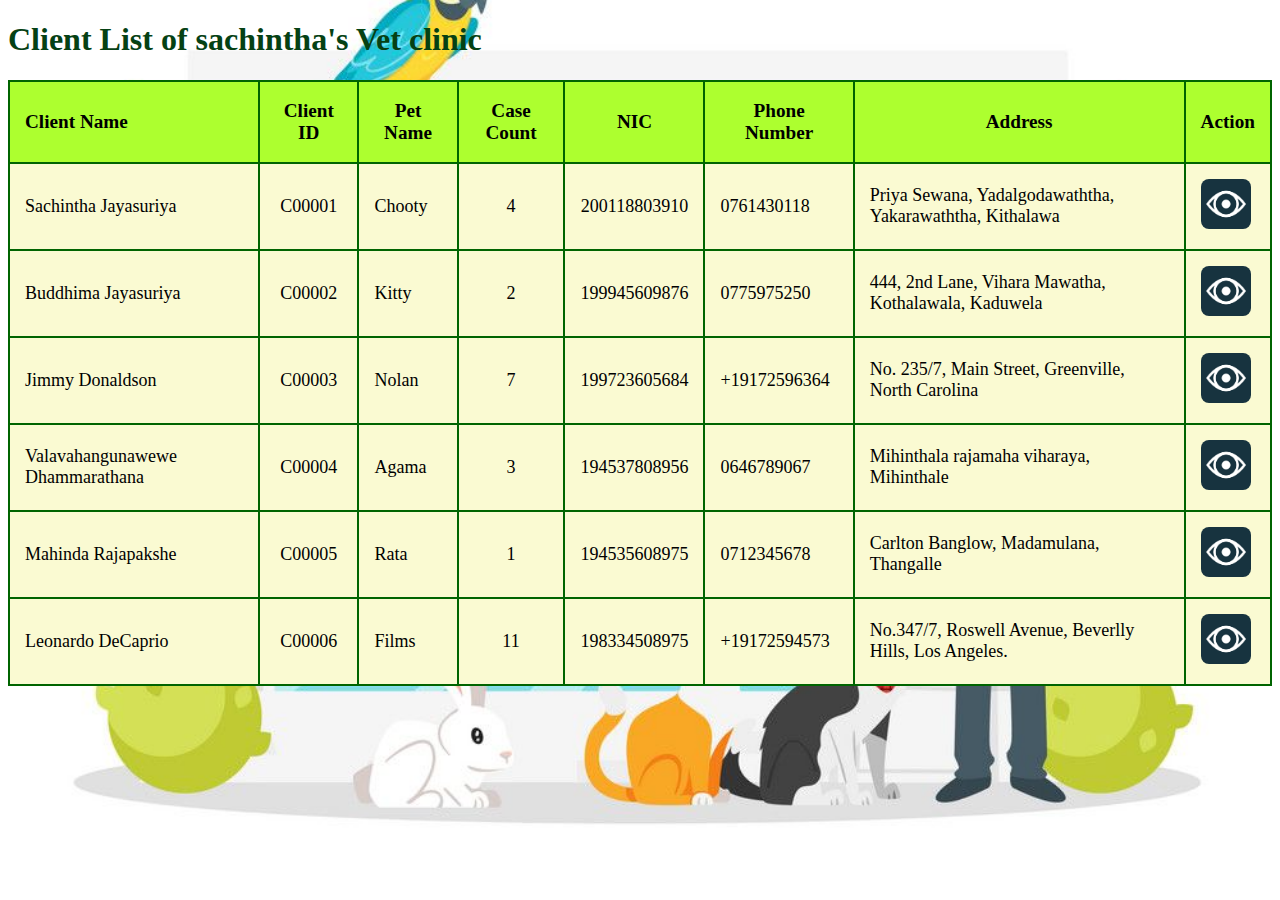
<file: Web 1/index.html>
<!DOCTYPE html>
<html>
<head>
    <title>Sachintha's Clinic</title>
    <link rel="stylesheet" href="style1.css"/>
    <link rel="icon" href="Sachintha's Vet.jpg">
</head>
<body>

   <h1>Client List of sachintha's Vet clinic</h1>

    <table>
        <thead>
            <tr>
                <th class="x1">Client Name</th>
                <th>Client ID</th>
                <th>Pet Name</th>
                <th>Case Count</th>
                <th>NIC</th>
                <th>Phone Number</th>
                <th>Address</th>
                <th>Action</th>
            </tr>
        </thead>
        <tbody>
            <tr>
                <td>Sachintha Jayasuriya</td>
                <td class="x2">C00001</td>
                <td>Chooty</td>
                <td class="x3">4</td>
                <td class="x4">200118803910</td>
                <td>0761430118</td>
                <td>Priya Sewana, Yadalgodawaththa, Yakarawaththa, Kithalawa</td>
                <td>
                    <a href="sachintha.html" target="_blank" title="View Client" class="z1"></a>
                </td>
            </tr>
            <tr>
                <td>Buddhima Jayasuriya</td>
                <td class="x2">C00002</td>
                <td>Kitty</td>
                <td class="x3">2</td>
                <td class="x4">199945609876</td>
                <td>0775975250</td>
                <td>444, 2nd Lane, Vihara Mawatha, Kothalawala, Kaduwela</td>
                <td>
                    <a href="Buddhima.html" target="_blank" title="View Client" class="z1"></a>
                </td>
            </tr>
            <tr class="y1">
                <td>Jimmy Donaldson</td>
                <td class="x2">C00003</td>
                <td>Nolan</td>
                <td class="x3">7</td>
                <td class="x4">199723605684</td>
                <td>+19172596364</td>
                <td>No. 235/7, Main Street, Greenville, North Carolina</td>
                <td>
                    <a href="MrBeast.html" target="_blank" title="View Client" class="z1"></a>
                </td>
            </tr>
            <tr>
                <td>Valavahangunawewe Dhammarathana</td>
                <td class="x2">C00004</td>
                <td>Agama</td>
                <td class="x3">3</td>
                <td class="x4">194537808956</td>
                <td>0646789067</td>
                <td>Mihinthala rajamaha viharaya, Mihinthale</td>
                <td>
                    <a href="Damma.html" target="_blank" title="View Client" class="z1"></a>
                </td>
            </tr>
            <tr>
                <td>Mahinda Rajapakshe</td>
                <td class="x2">C00005</td>
                <td>Rata</td>
                <td class="x3">1</td>
                <td class="x4">194535608975</td>
                <td>0712345678</td>
                <td>Carlton Banglow, Madamulana, Thangalle</td>
                <td>
                    <a href="Mahinda.html" target="_blank" title="View Client" class="z1"></a>
                </td>
            </tr>
            <tr class="y2">
                <td>Leonardo DeCaprio</td>
                <td class="x2">C00006</td>
                <td>Films</td>
                <td class="x3">11</td>
                <td class="x4">198334508975</td>
                <td>+19172594573</td>
                <td>No.347/7, Roswell Avenue, Beverlly Hills, Los Angeles.</td>
                <td>
                    <a href="DeCaprio.html" target="_blank" title="View Client" class="z1"></a>
                </td>
            </tr>
        </tbody>
    </table>

</body>
</html>
</file>
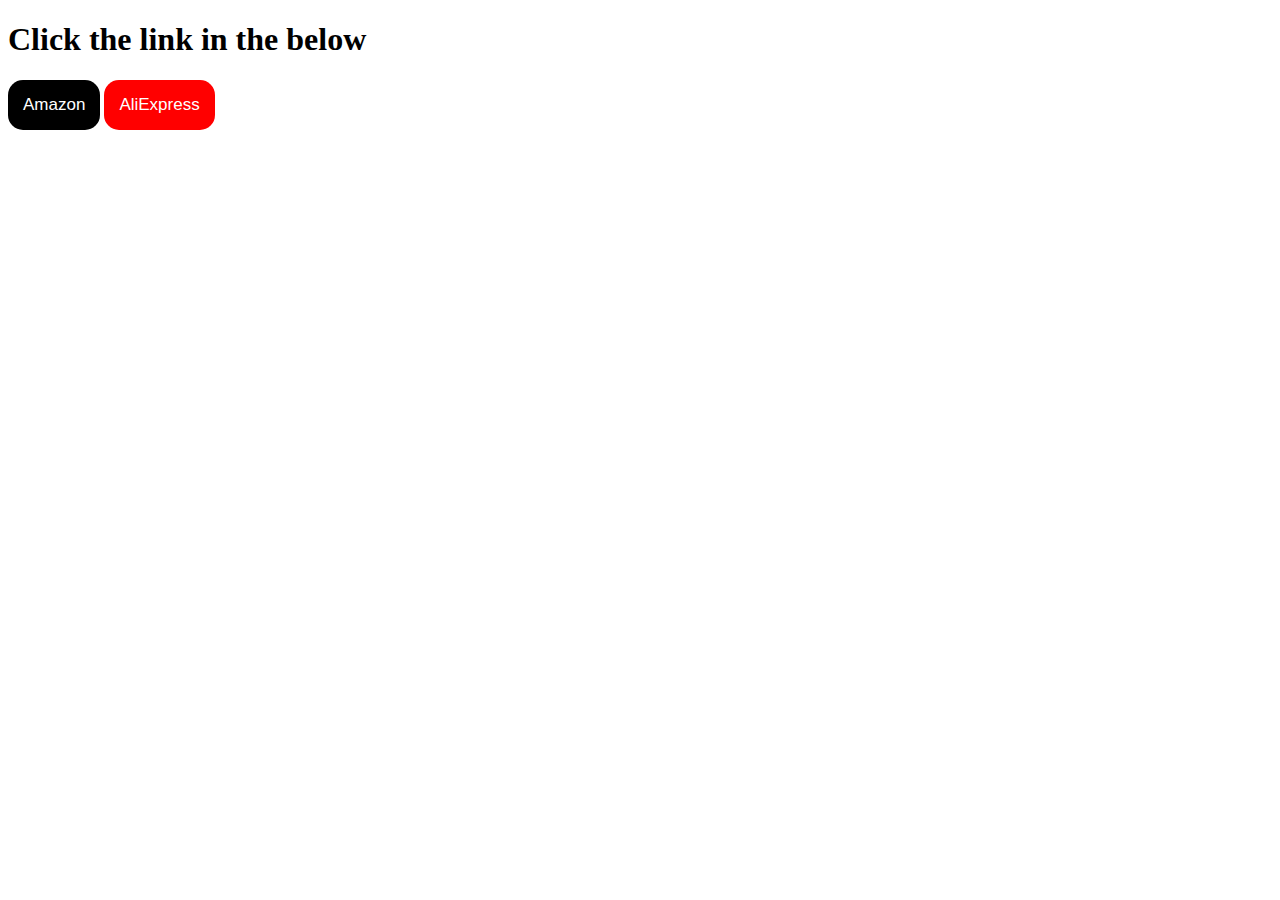
<file: Web 2/index.html>
<!DOCTYPE html>
<html>
    <head>
        <title>Test Web Page</title>
        <link rel="stylesheet" href="style.css"/>
    </head>
    <body>
        <h1>Click the link in the below</h1>
        <button class="x1">
            <a href="https://www.amazon.com/" target="_blank" title="Amazon">Amazon</a>
        </button>
        <button class="x2">
            <a href="https://www.aliexpress.com/" target="_blank" title="AliExpress">AliExpress</a>
        </button>
    </body>
</html>
</file>
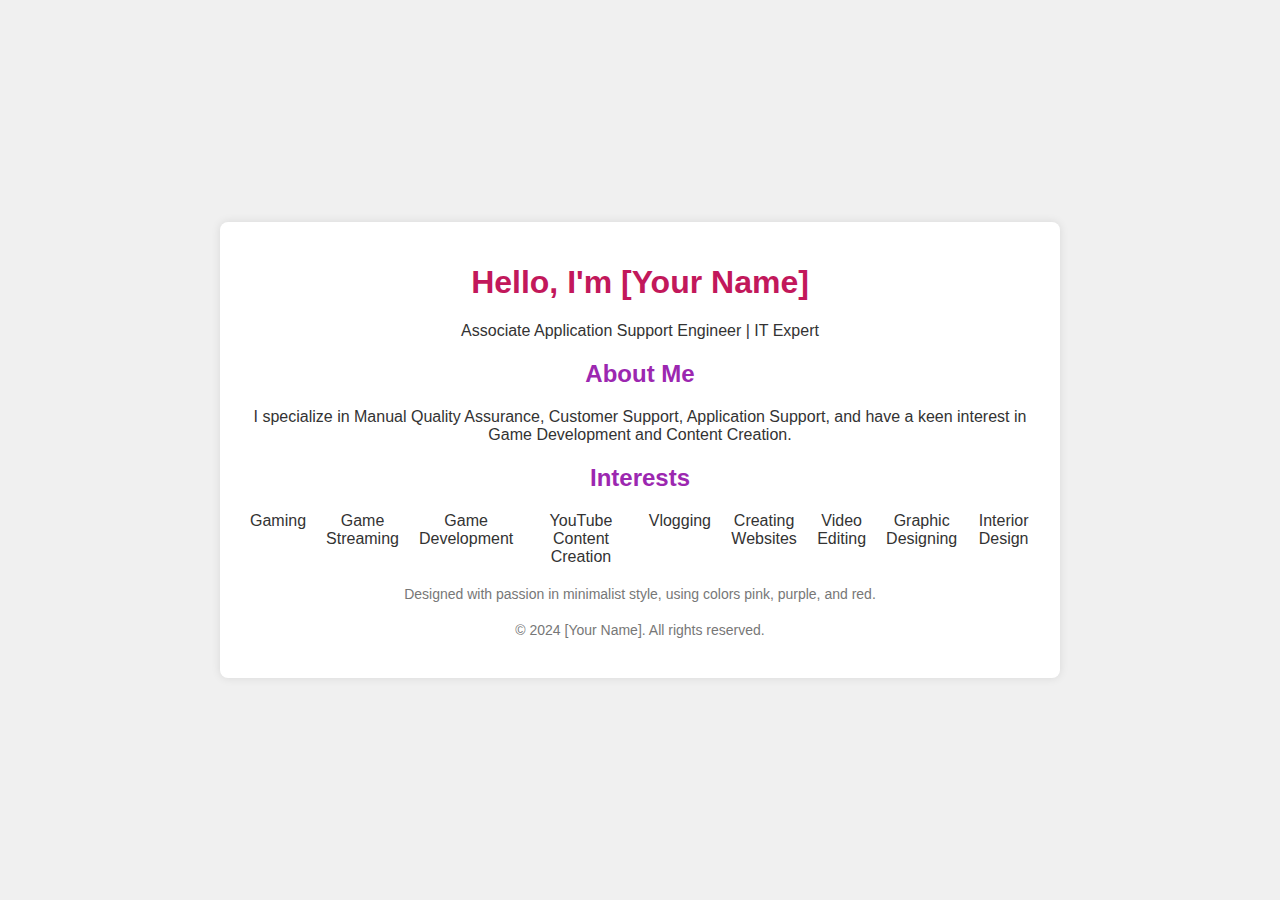
<file: Web 4/index.html>
<!DOCTYPE html>
<html lang="en">
<head>
    <meta charset="UTF-8">
    <meta name="viewport" content="width=device-width, initial-scale=1.0">
    <title>Personal Page - [Your Name]</title>
    <style>
        body {
            font-family: Arial, sans-serif;
            background-color: #f0f0f0;
            color: #333;
            margin: 0;
            padding: 0;
            display: flex;
            justify-content: center;
            align-items: center;
            height: 100vh;
        }
        .container {
            max-width: 800px;
            text-align: center;
            padding: 20px;
            background-color: #fff;
            border-radius: 8px;
            box-shadow: 0 0 10px rgba(0, 0, 0, 0.1);
        }
        h1 {
            color: #c2185b; /* Pink */
        }
        h2 {
            color: #9c27b0; /* Purple */
        }
        p {
            margin-bottom: 20px;
        }
        .interests {
            margin-top: 20px;
        }
        .interests ul {
            list-style-type: none;
            padding: 0;
            display: flex;
            justify-content: center;
        }
        .interests li {
            margin: 0 10px;
        }
        .footer {
            margin-top: 20px;
            font-size: 14px;
            color: #777;
        }
    </style>
</head>
<body>
    <div class="container">
        <h1>Hello, I'm [Your Name]</h1>
        <p>Associate Application Support Engineer | IT Expert</p>
        
        <h2>About Me</h2>
        <p>I specialize in Manual Quality Assurance, Customer Support, Application Support, and have a keen interest in Game Development and Content Creation.</p>
        
        <div class="interests">
            <h2>Interests</h2>
            <ul>
                <li>Gaming</li>
                <li>Game Streaming</li>
                <li>Game Development</li>
                <li>YouTube Content Creation</li>
                <li>Vlogging</li>
                <li>Creating Websites</li>
                <li>Video Editing</li>
                <li>Graphic Designing</li>
                <li>Interior Design</li>
            </ul>
        </div>
        
        <div class="footer">
            <p>Designed with passion in minimalist style, using colors pink, purple, and red.</p>
            <p>&copy; 2024 [Your Name]. All rights reserved.</p>
        </div>
    </div>
</body>
</html>
</file>
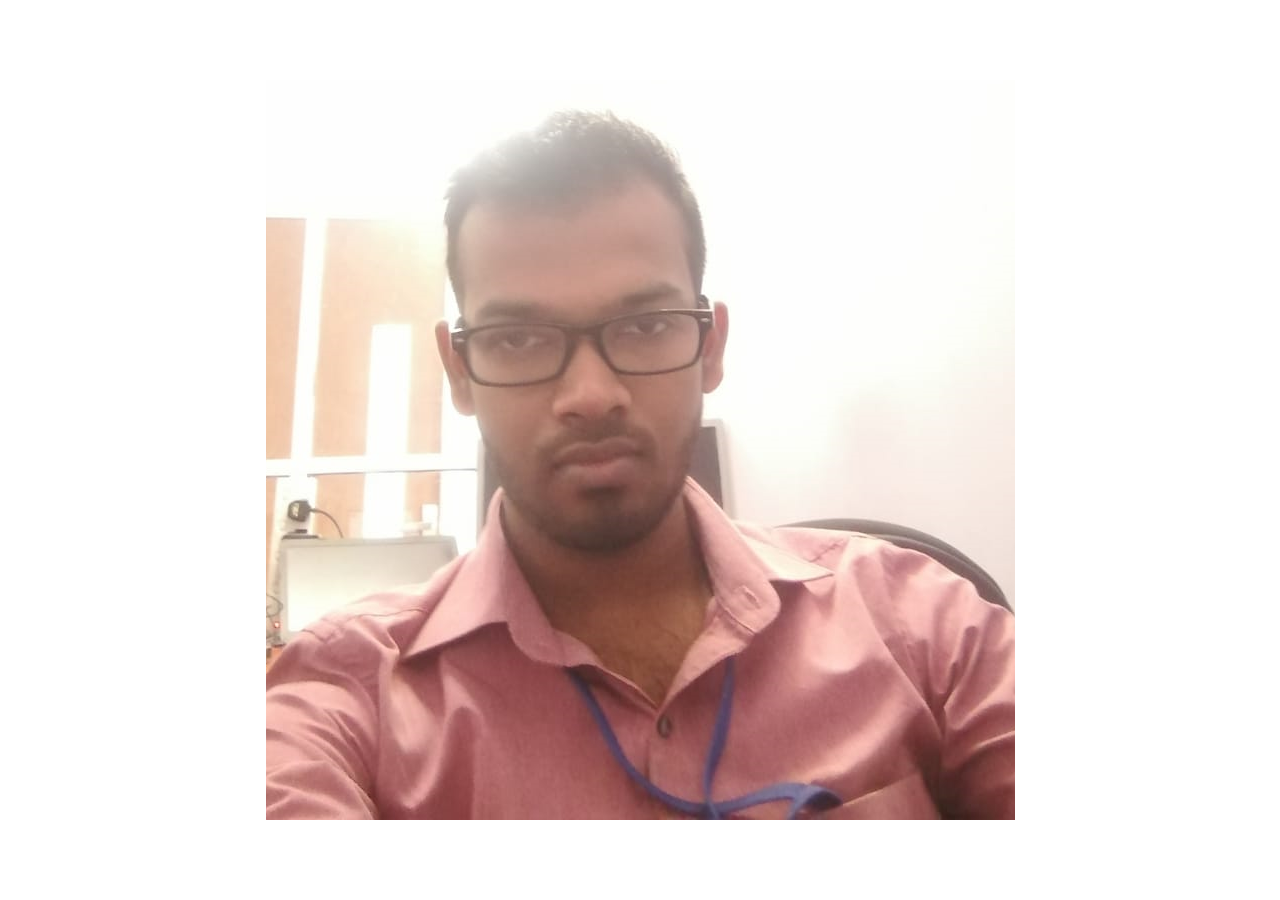
<file: Web 1/Buddhima.html>
<!DOCTYPE html>
<html>
    <head>
        <title>Buddhima Jayasuriya</title>
        <style>
            body{
                background-image: url('Buddhima.png');
                background: size 800px;
                background-position: center;
                background-repeat: no-repeat;
                background-attachment: fixed;
            }
        </style>
    </head>
    <body>
        
    </body>
</html>
</file>
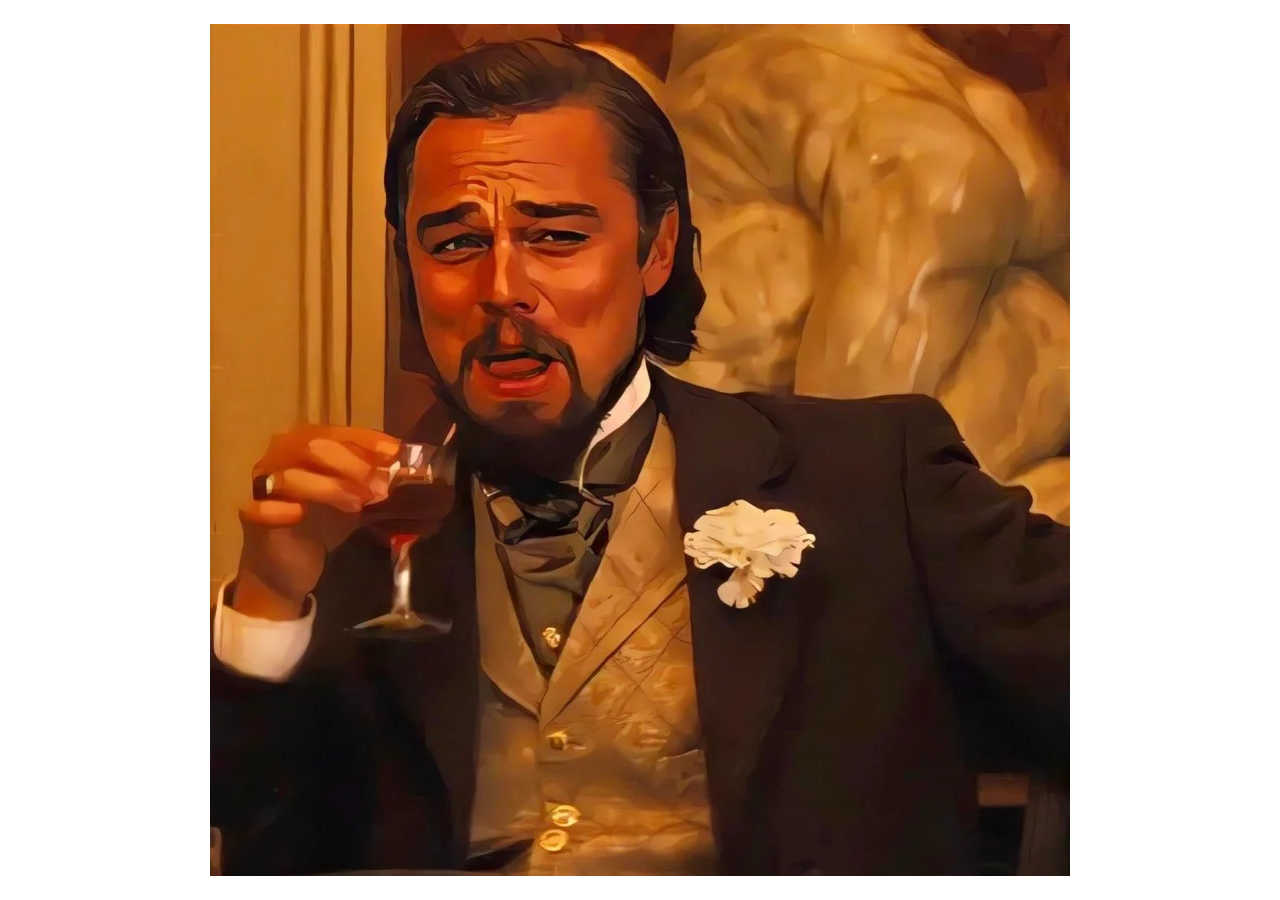
<file: Web 1/DeCaprio.html>
<!DOCTYPE html>
<html>
    <head>
        <title>Leonaedo DeCaprio</title>
        <style>
            body{
                background-image: url('Decaprio.png');
                background: size 800px;
                background-position: center;
                background-repeat: no-repeat;
                background-attachment: fixed;
            }
        </style>
    </head>
    <body>
        
    </body>
</html>
</file>
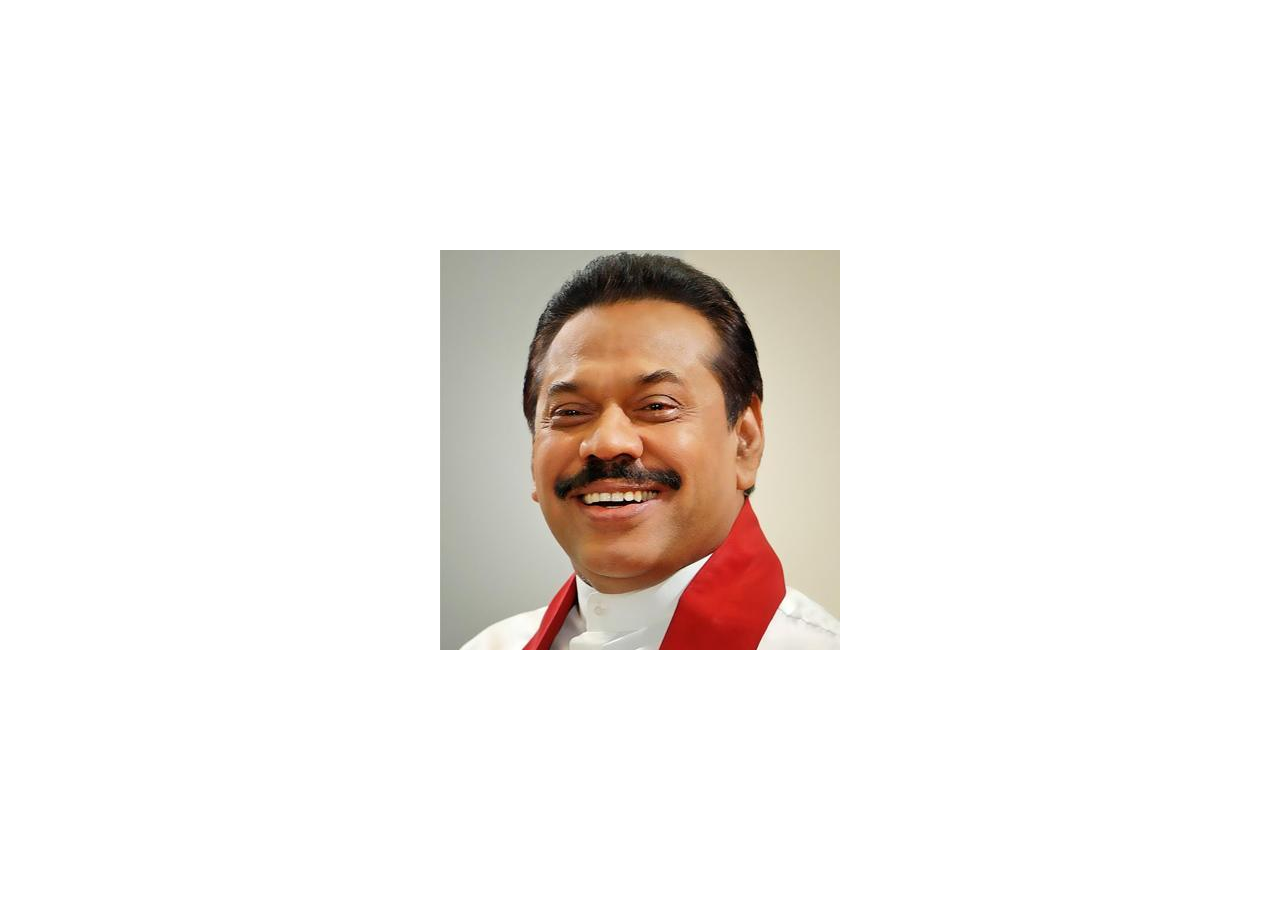
<file: Web 1/Mahinda.html>
<!DOCTYPE html>
<html>
    <head>
        <title>Mahinda Rajapakshe</title>
        <style>
            body{
                background-image: url('Lokka.png');
                background: size 1200px;
                background-position: center;
                background-repeat: no-repeat;
                background-attachment: fixed;
            }
        </style>
    </head>
    <body>
        
    </body>
</html>
</file>
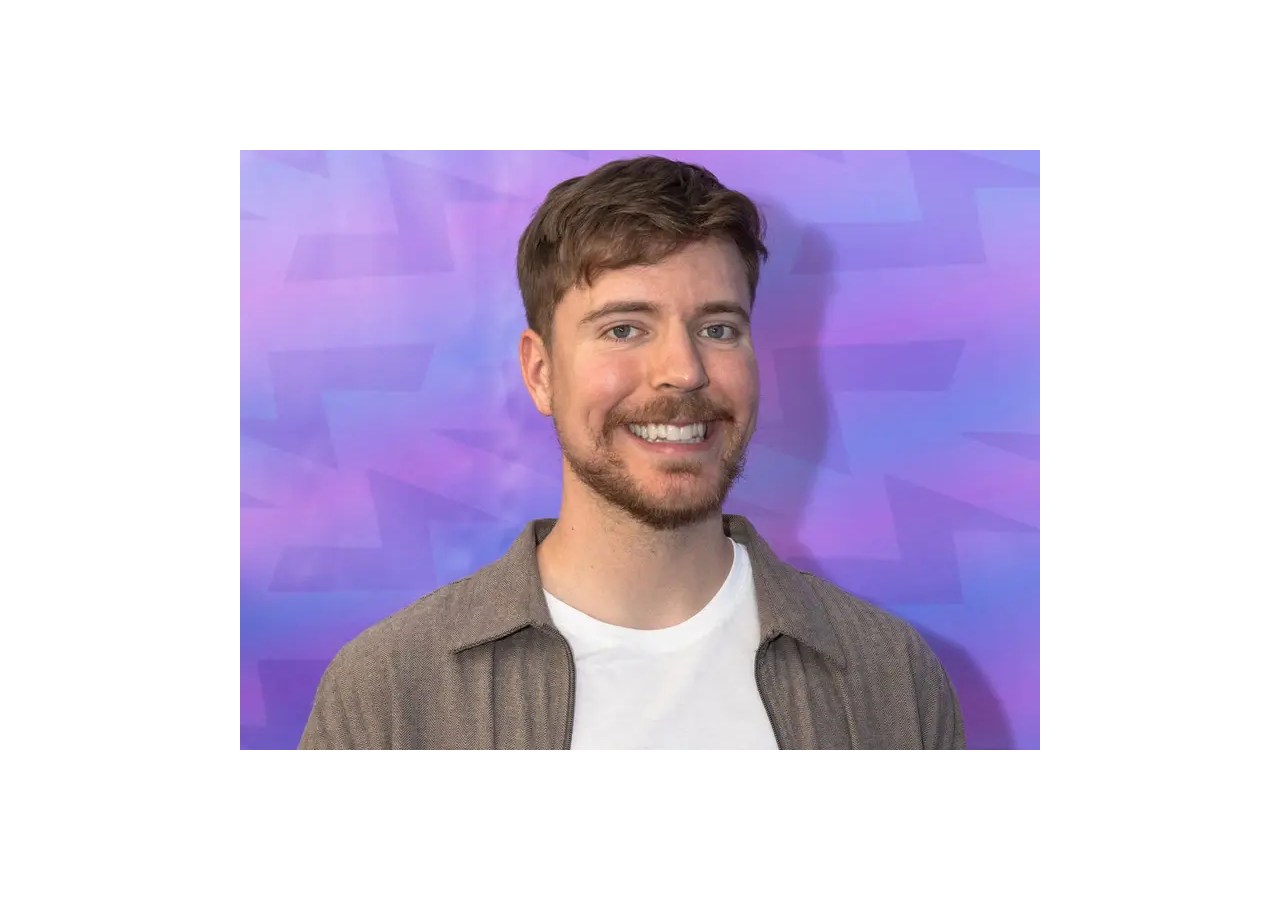
<file: Web 1/MrBeast.html>
<!DOCTYPE html>
<html>
    <head>
        <title>MrBeast</title>
        <style>
            body{
                background-image: url('Mrbeast.png');
                background: size 800px;
                background-position: center;
                background-repeat: no-repeat;
                background-attachment: fixed;
            }
        </style>
    </head>
    <body>
        
    </body>
</html>
</file>
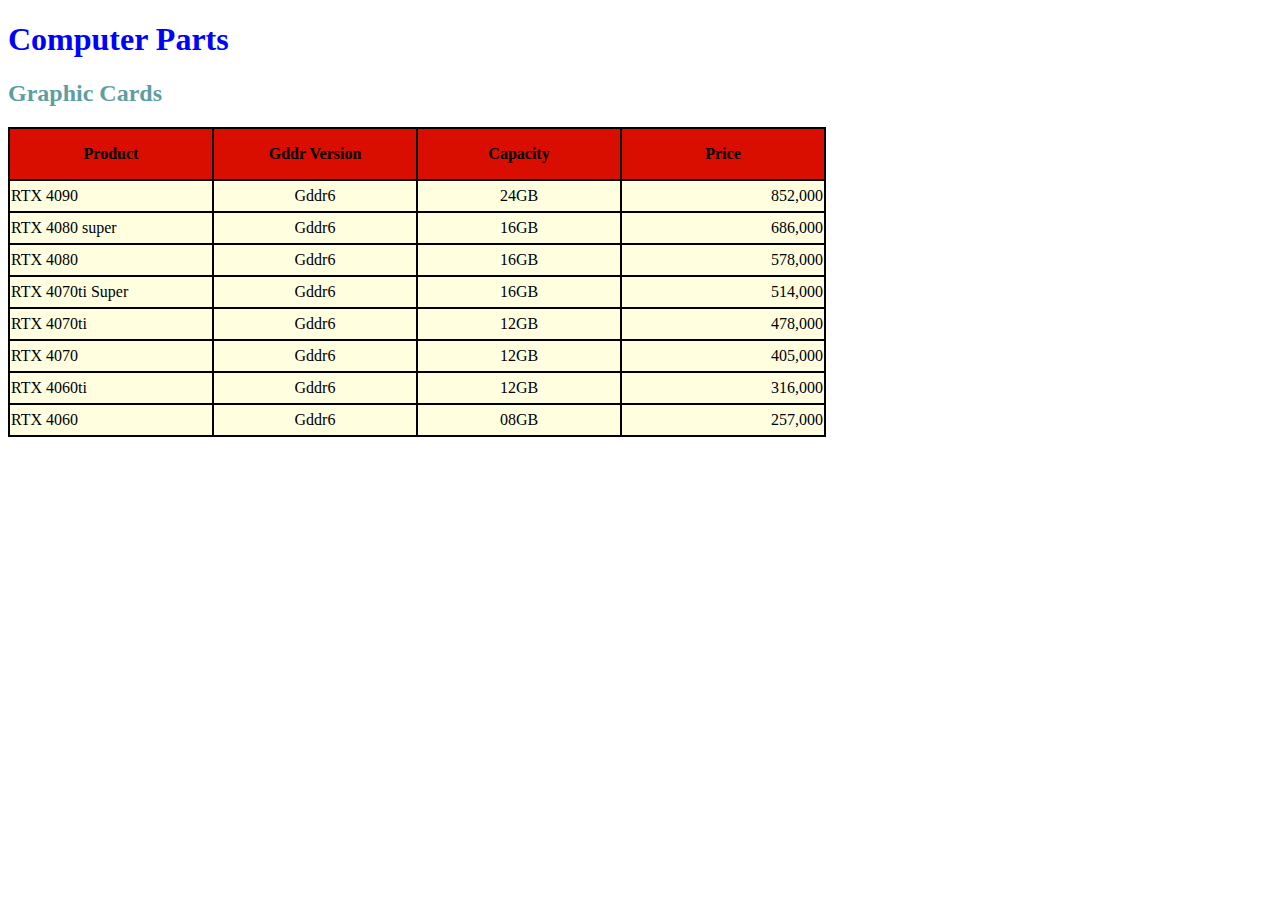
<file: Web 1/Products List.html>
<!DOCTYPE html>
<html>
    <head>
        <title>Inventory</title>
        <style>
            h1{
                color:blue
            }
            h2{
                color: cadetblue;
            }
        </style>
    </head>
    <body>
        <h1>Computer Parts</h1>
        <h2>Graphic Cards</h2>
        
        <table bgcolor="black">
            <thead bgcolor="Darkyellow" height="50" width="800">
                <tr>
                    <th width="200">Product</th>
                    <th width="200">Gddr Version</th>
                    <th width="200">Capacity</th>
                    <th width="200">Price</th>
                </tr>
            </thead>
            <tbody  bgcolor="lightyellow">
                <tr height="30">
                    <td>RTX 4090</td>
                    <td align="center">Gddr6</td>
                    <td align="center">24GB</td>
                    <td align="right">852,000</td>
                </tr>
                <tr height="30">
                    <td>RTX 4080 super</td>
                    <td align="center">Gddr6</td>
                    <td align="center">16GB</td>
                    <td align="right">686,000</td>
                </tr>
                <tr height="30">
                    <td>RTX 4080</td>
                    <td align="center">Gddr6</td>
                    <td align="center">16GB</td>
                    <td align="right">578,000</td>
                </tr>
                <tr height="30">
                    <td>RTX 4070ti Super</td>
                    <td align="center">Gddr6</td>
                    <td align="center">16GB</td>
                    <td align="right">514,000</td>
                </tr>
                <tr height="30">
                    <td>RTX 4070ti</td>
                    <td align="center">Gddr6</td>
                    <td align="center">12GB</td>
                    <td align="right">478,000</td>
                </tr>
                <tr height="30">
                    <td>RTX 4070</td>
                    <td align="center">Gddr6</td>
                    <td align="center">12GB</td>
                    <td align="right">405,000</td>
                </tr>
                <tr height="30">
                    <td>RTX 4060ti</td>
                    <td align="center">Gddr6</td>
                    <td align="center">12GB</td>
                    <td align="right">316,000</td>
                </tr>
                <tr height="30">
                    <td>RTX 4060</td>
                    <td align="center">Gddr6</td>
                    <td align="center">08GB</td>
                    <td align="right">257,000</td>
                </tr>
            </tbody>
        </table>
    </body>
</html>
</file>
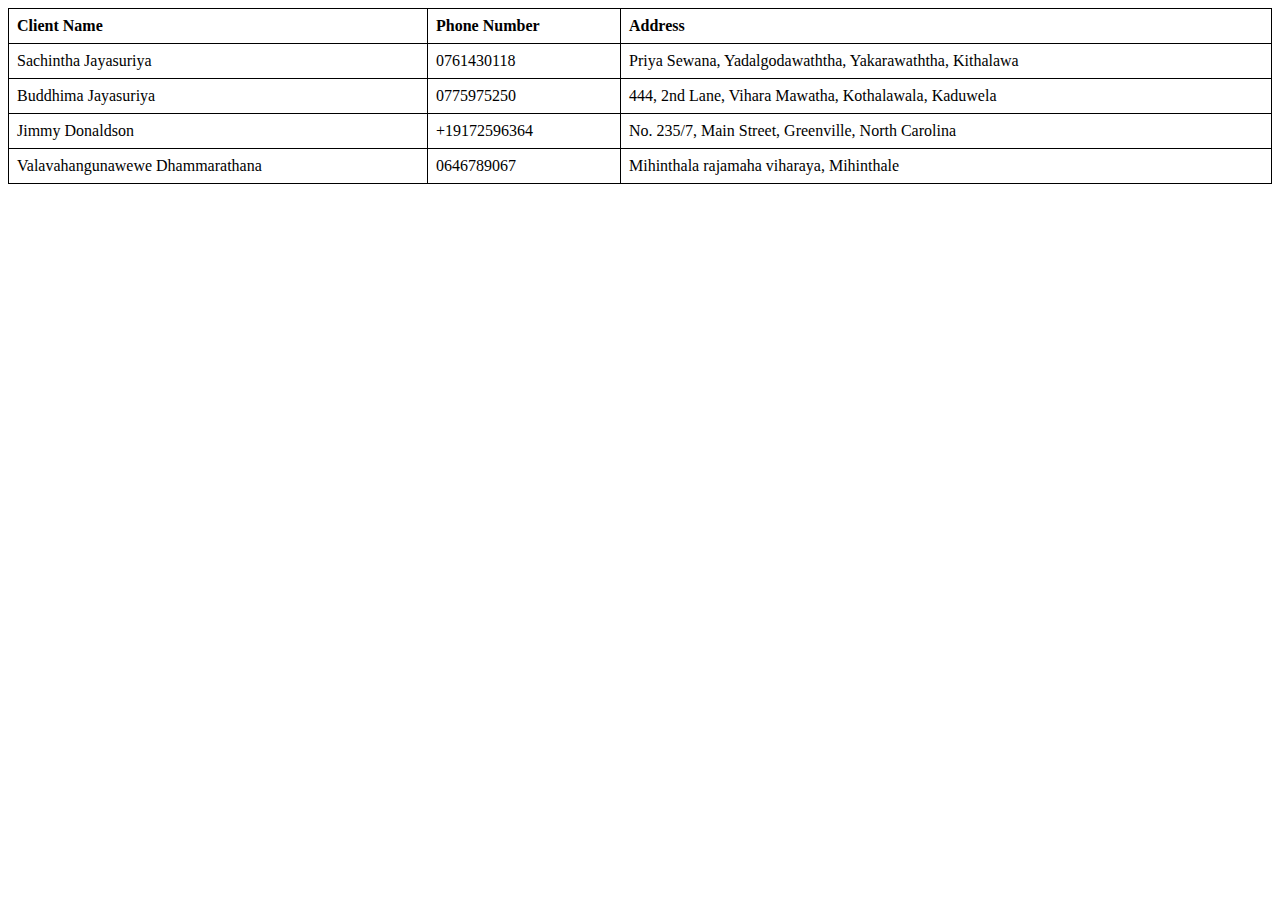
<file: Web 1/Table.html>
<!DOCTYPE html>
<html lang="en">
<head>
    <meta charset="UTF-8">
    <title>Client Information Table</title>
    <style>
        table {
            width: 100%;
            border-collapse: collapse;
        }
        th, td {
            border: 1px solid black;
            padding: 8px;
            text-align: left;
        }
    </style>
</head>
<body>
    <table>
        <thead>
            <tr>
                <th>Client Name</th>
                <th>Phone Number</th>
                <th>Address</th>
            </tr>
        </thead>
        <tbody>
            <tr>
                <td>Sachintha Jayasuriya</td>
                <td>0761430118</td>
                <td>Priya Sewana, Yadalgodawaththa, Yakarawaththa, Kithalawa</td>
            </tr>
            <tr>
                <td>Buddhima Jayasuriya</td>
                <td>0775975250</td>
                <td>444, 2nd Lane, Vihara Mawatha, Kothalawala, Kaduwela</td>
            </tr>
            <tr>
                <td>Jimmy Donaldson</td>
                <td>+19172596364</td>
                <td>No. 235/7, Main Street, Greenville, North Carolina</td>
            </tr>
            <tr>
                <td>Valavahangunawewe Dhammarathana</td>
                <td>0646789067</td>
                <td>Mihinthala rajamaha viharaya, Mihinthale</td>
            </tr>
        </tbody>
    </table>
</body>
</html>
</file>
<file: Web 1/style1.css>
h1{
    color: rgb(5, 65, 20);
}

table{
    width: 300;
}

th{
    text-align: center;
    background-color: greenyellow;
    font-size: larger;
    height: 50px;
}

td{
    background-color: lightgoldenrodyellow;
    font-size: large;
}

.x1{
    text-align: left;
}

.x2, .x3, .x4{
    text-align: center;
}

table, th, td{
    border: 2px solid darkgreen;
    border-collapse: collapse;
}

th, td{
    padding: 15px;
}

.y1{
    background-color: aquamarine;
}

.y2{
    background-color: aqua;
}

.z1{
    display: inline-block;
    background-image: url('View1.png');
    width: 50px;
    height: 50px;
    background-size: cover;
    background-position: center;
    text-decoration: none;
    border: none;
    border-radius: 8px;
}

body{
    background-image: url('Sachintha\'s\ Vet.jpg');
    background-size:cover;
    background-position: center;
    background-repeat: no-repeat;
    background-attachment: fixed;
}
</file>
<file: Web 2/style.css>
.x1 a, .x2 a {
    text-decoration: none;
    color: white;
}

.x1{
    background-color: black;
}

.x2{
    background-color: red;
}

.x1, .x2{
    border: none;
    padding: 15px;
    font-size: 17px;
    border-radius: 15px;
}
</file>
